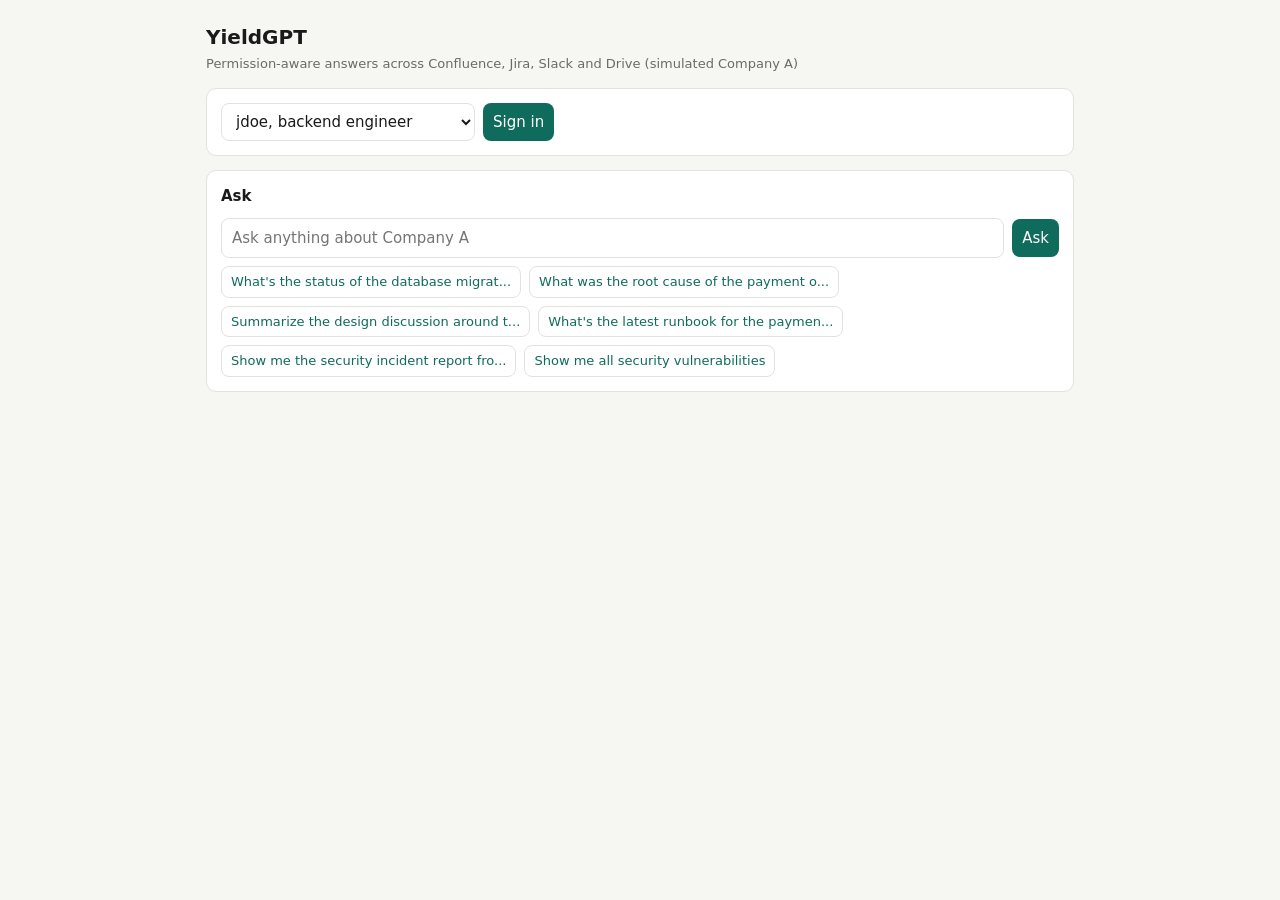
<file: app/static/index.html>
<!doctype html>
<html lang="en">
<head>
<meta charset="utf-8">
<meta name="viewport" content="width=device-width, initial-scale=1">
<title>YieldGPT</title>
<style>
  :root { --bg:#f6f6f3; --fg:#1a1a1a; --muted:#6a6a6a; --card:#fff; --line:#e2e2de; --accent:#0f6b5c;
          --warn:#a65400; --alert:#b3261e; --conf:#1d4ed8; --jira:#2563eb; --slack:#7c3aed; --gdrive:#15803d; }
  @media (prefers-color-scheme: dark) { :root { --bg:#131313; --fg:#ececec; --muted:#9a9a9a; --card:#1c1c1c; --line:#303030; } }
  * { box-sizing:border-box; }
  body { margin:0; font:15px/1.5 system-ui, sans-serif; background:var(--bg); color:var(--fg); }
  main { max-width:900px; margin:0 auto; padding:16px; }
  h1 { font-size:20px; margin:6px 0 2px; } h2 { font-size:15px; margin:0 0 10px; }
  .sub { color:var(--muted); font-size:13px; margin-bottom:14px; }
  .card { background:var(--card); border:1px solid var(--line); border-radius:10px; padding:14px; margin-bottom:14px; }
  input, select, button, textarea { font:inherit; padding:8px 10px; border-radius:8px; border:1px solid var(--line); background:var(--card); color:var(--fg); }
  button { background:var(--accent); color:#fff; border:none; cursor:pointer; }
  button.ghost { background:transparent; color:var(--accent); border:1px solid var(--line); font-size:13px; padding:5px 9px; }
  .row { display:flex; gap:8px; flex-wrap:wrap; align-items:center; }
  .grow { flex:1; min-width:220px; }
  .muted { color:var(--muted); font-size:13px; }
  .answer { white-space:pre-wrap; margin:12px 0 6px; }
  .cite { font-size:13px; margin:3px 0; }
  .badge { display:inline-block; font-size:11px; font-weight:600; color:#fff; border-radius:4px; padding:1px 6px; margin-right:6px; }
  .confluence { background:var(--conf); } .jira { background:var(--jira); } .slack { background:var(--slack); } .gdrive { background:var(--gdrive); }
  table { width:100%; border-collapse:collapse; font-size:12px; }
  td, th { text-align:left; padding:4px 6px; border-bottom:1px solid var(--line); vertical-align:top; }
  .warning { color:var(--warn); } .alert { color:var(--alert); font-weight:600; }
  .denied { color:var(--alert); } .allowed { color:var(--gdrive); }
  .hidden { display:none; }
  .story { border-top:1px solid var(--line); padding:8px 0; font-size:13px; }
  details summary { cursor:pointer; }
</style>
</head>
<body>
<main>
  <h1>YieldGPT</h1>
  <div class="sub">Permission-aware answers across Confluence, Jira, Slack and Drive (simulated Company A)</div>

  <div class="card">
    <div class="row">
      <select id="user">
        <option value="jdoe">jdoe, backend engineer</option>
        <option value="ravi">ravi, SRE / payments on-call</option>
        <option value="asha">asha, security engineer</option>
        <option value="kim">kim, external contractor</option>
        <option value="priya">priya, compliance officer</option>
        <option value="dana">dana, platform admin</option>
      </select>
      <button onclick="login()">Sign in</button>
      <span id="who" class="muted"></span>
    </div>
  </div>

  <div class="card">
    <h2>Ask</h2>
    <div class="row">
      <input id="q" class="grow" placeholder="Ask anything about Company A">
      <button onclick="ask()">Ask</button>
    </div>
    <div class="row" style="margin-top:8px" id="examples"></div>
    <div id="out"></div>
  </div>

  <div class="card hidden" id="simCard">
    <h2>Demo controls (simulate platform changes)</h2>
    <div class="row">
      <button class="ghost" onclick="sim('confluence_update','CONF-101','Step 5: If the certificate cannot be renewed within 10 minutes, fail over payment-service to the secondary card network gateway.', false)">Scenario 2: runbook updated, webhook MISSED</button>
      <button class="ghost" onclick="sim('slack_remove_member','db-migration','jdoe', false)">Scenario 4: remove jdoe from #db-migration, webhook MISSED</button>
      <button class="ghost" onclick="sim('confluence_restrict','CONF-102','user:asha', true)">Restrict ADR-17 to asha only</button>
      <button class="ghost" onclick="api('/api/sync/poll',{method:'POST'}).then(r=>note('Polled: '+JSON.stringify(r)))">Force poll now</button>
    </div>
    <div id="simOut" class="muted" style="margin-top:6px"></div>
  </div>

  <div class="card hidden" id="auditCard">
    <h2>Audit trail <span id="auditScope" class="muted"></span></h2>
    <div class="row" id="auditQueryRow">
      <input id="aq" class="grow" value="Show me everything user 'jdoe' accessed related to the 'payment-gateway' Confluence space in the last 30 days">
      <button onclick="auditQuery()">Query</button>
    </div>
    <div class="row" style="margin-top:8px">
      <button class="ghost" onclick="verify()">Verify hash chain</button>
      <button class="ghost" onclick="alerts()">Security alerts</button>
      <span id="chain" class="muted"></span>
    </div>
    <div id="auditOut" style="margin-top:8px"></div>
  </div>
</main>
<script>
const EX = [
  "What's the status of the database migration project and were there any blockers raised in Slack last week?",
  "What was the root cause of the payment outage last quarter, and what follow-up tickets were created?",
  "Summarize the design discussion around the new auth service from last sprint's Slack threads and link the Confluence decision doc",
  "What's the latest runbook for the payment-service incident?",
  "Show me the security incident report from the Q3 breach",
  "Show me all security vulnerabilities",
];
let token = null, me = null;
const $ = id => document.getElementById(id);
const esc = s => String(s ?? "").replace(/[&<>"]/g, c => ({ "&":"&amp;","<":"&lt;",">":"&gt;",'"':"&quot;" }[c]));
EX.forEach(q => { const b = document.createElement("button"); b.className = "ghost"; b.textContent = q.length > 42 ? q.slice(0, 40) + "..." : q; b.onclick = () => { $("q").value = q; ask(); }; $("examples").appendChild(b); });

async function api(path, opts = {}) {
  const r = await fetch(path, { ...opts, headers: { "Content-Type": "application/json", ...(token ? { Authorization: "Bearer " + token } : {}) } });
  const j = await r.json().catch(() => ({}));
  if (!r.ok) throw new Error(j.detail || r.status);
  return j;
}
function note(t) { $("simOut").textContent = t; }

async function login() {
  const j = await api("/api/login", { method: "POST", body: JSON.stringify({ username: $("user").value, password: "demo" }) });
  token = j.token; me = j.user;
  $("who").textContent = `${me.name}, ${me.title}`;
  $("out").innerHTML = "";
  $("simCard").classList.toggle("hidden", !me.rights.includes("admin"));
  const full = me.rights.includes("audit"), meta = me.rights.includes("audit_meta");
  $("auditCard").classList.toggle("hidden", !(full || meta));
  $("auditQueryRow").classList.toggle("hidden", !full);
  $("auditScope").textContent = full ? "full access (compliance)" : "metadata only: no questions, answers or document ids";
}

async function ask() {
  if (!token) { $("out").innerHTML = '<p class="muted">Sign in first.</p>'; return; }
  $("out").innerHTML = '<p class="muted">Thinking...</p>';
  try {
    const j = await api("/api/ask", { method: "POST", body: JSON.stringify({ question: $("q").value }) });
    const cites = j.citations.map(c => `<div class="cite"><span class="badge ${c.platform}">${c.platform}</span><b>${c.ref}</b> <a href="${esc(c.url)}" target="_blank">${esc(c.title)}</a> <span class="muted">updated ${esc(c.updated_iso)}</span></div>`).join("");
    const plan = j.plan ? `<div class="muted">searched: ${j.plan.platforms.join(", ")}${j.plan.window ? " | window: " + j.plan.window : ""} | query ${j.query_id}</div>` : "";
    $("out").innerHTML = `<div class="answer">${esc(j.answer)}</div>${cites}${plan}`;
  } catch (e) { $("out").textContent = "Error: " + e.message; }
}

async function sim(action, target, value, push) {
  try { await api("/api/sim", { method: "POST", body: JSON.stringify({ action, target, value, push }) });
        note(`Done: ${action} on ${target}${push ? "" : " (no webhook, index is now stale)"}. Sign in as the affected user and ask again.`); }
  catch (e) { note("Error: " + e.message); }
}

async function auditQuery() {
  const j = await api("/api/audit/query", { method: "POST", body: JSON.stringify({ question: $("aq").value }) });
  const head = `<div class="muted">parsed filters: ${esc(JSON.stringify(j.filters))} | ${j.results.length} matching queries</div>`;
  $("auditOut").innerHTML = head + j.results.map(s => `
    <div class="story">
      <b>${new Date(s.ts * 1000).toLocaleString()}</b> <b>${esc(s.actor)}</b> asked: "${esc(s.question)}"
      <div>matched: ${s.matched.map(m => `<span class="${m.decision}">${esc(m.doc_uid)} (${m.decision})</span>`).join(", ")}</div>
      <details><summary class="muted">all authorization decisions (${s.decisions.length})</summary>
        <table>${s.decisions.map(d => `<tr><td class="${d.decision}">${d.decision}</td><td>${esc(d.doc_uid)}</td><td>${esc(d.stage)}</td><td>${esc(d.reason)}</td></tr>`).join("")}</table>
      </details>
      <details><summary class="muted">answer returned</summary><div class="answer">${esc(s.answer)}</div></details>
    </div>`).join("");
}

async function verify() {
  const j = await api("/api/audit/verify");
  $("chain").textContent = j.ok ? `chain intact: ${j.rows} rows, ${j.anchors_checked} anchors checked` : `TAMPERING DETECTED: ${j.problem} at id ${j.at_id}`;
}

async function alerts() {
  const j = await api("/api/audit/events?severity=alert&limit=30").catch(e => ({ events: [], error: e.message }));
  $("auditOut").innerHTML = `<table><tr><th>time</th><th>actor</th><th>event</th><th>detail</th></tr>${j.events.map(e =>
    `<tr class="alert"><td>${new Date(e.ts * 1000).toLocaleTimeString()}</td><td>${esc(e.actor)}</td><td>${esc(e.event)}</td><td>${esc(e.doc_uid)} ${esc(JSON.stringify(e.detail))}</td></tr>`).join("")}</table>` || "none";
}
</script>
</body>
</html>
</file>
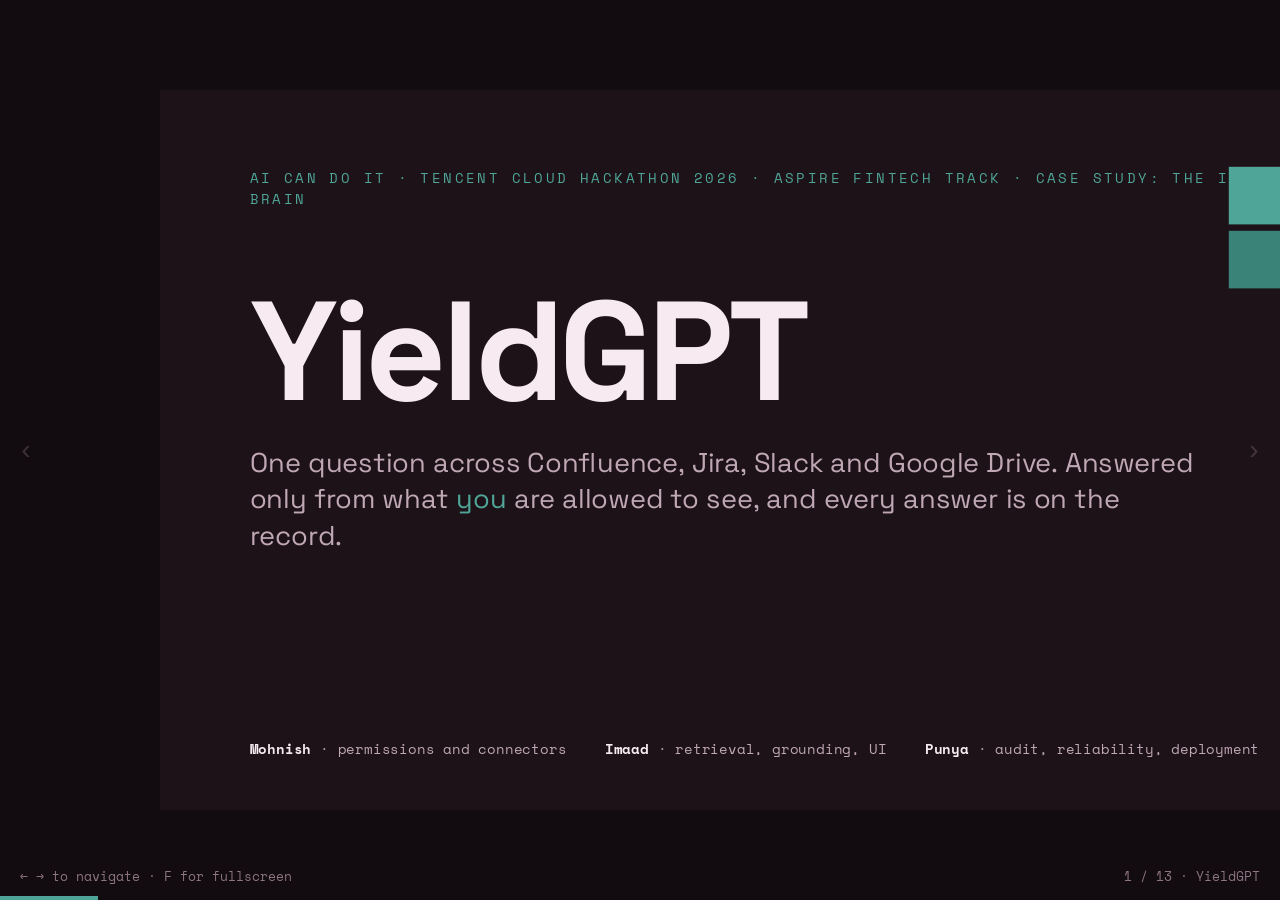
<file: internal-brain/docs/deck/index.html>
<!doctype html>
<html lang="en">
<head>
<meta charset="utf-8">
<meta name="viewport" content="width=device-width, initial-scale=1">
<title>YieldGPT · Pitch</title>
<link rel="preconnect" href="https://fonts.googleapis.com">
<link rel="preconnect" href="https://fonts.gstatic.com" crossorigin>
<link href="https://fonts.googleapis.com/css2?family=Space+Grotesk:wght@400;500;700&family=Space+Mono:wght@400;700&display=swap" rel="stylesheet">
<style>
:root {
  --plum: #1d1218; --plum-2: #2a1922; --plum-3: #3a2430; --line: #533646;
  --ink: #f7ebf1; --muted: #bfa8b4; --dim: #8d7581;
  --teal: #4fa597; --teal-2: #2f6a62; --amber: #e8a33d;
  --paper: #f5e8ee; --paper-2: #ead6df; --ink-dark: #1d1218; --muted-dark: #6b4f5d;
  --s1: 8px; --s2: 16px; --s3: 24px; --s4: 32px; --s5: 48px; --s6: 64px; --s7: 96px;
  --display: "Space Grotesk", "Avenir Next", "Segoe UI", sans-serif;
  --mono: "Space Mono", "SFMono-Regular", Menlo, Consolas, monospace;
  --ease: cubic-bezier(.2,.7,.2,1);
}
* { box-sizing: border-box; margin: 0; padding: 0; }
html, body { height: 100%; background: #120b0f; overflow: hidden; }
body { font-family: var(--display); color: var(--ink); -webkit-font-smoothing: antialiased; }

/* stage: a fixed 1600x900 canvas scaled to fit */
#viewport { position: fixed; inset: 0; display: grid; place-items: center; }
#stage { width: 1600px; height: 900px; position: relative; transform-origin: center center; }
.slide { position: absolute; inset: 0; padding: var(--s7) 112px var(--s6); background: var(--plum);
  opacity: 0; visibility: hidden; transition: opacity .45s var(--ease), visibility 0s linear .45s; overflow: hidden; }
.slide.active { opacity: 1; visibility: visible; transition: opacity .45s var(--ease); }
.slide.light { background: var(--paper); color: var(--ink-dark); }

/* type */
.kicker { font-family: var(--mono); font-size: 18px; letter-spacing: .18em; text-transform: uppercase; color: var(--teal); }
.light .kicker { color: #7a3555; }
h1.hero { font-size: 176px; line-height: .95; font-weight: 700; letter-spacing: -.035em; margin-top: var(--s7); }
h2 { font-size: 58px; line-height: 1.06; font-weight: 700; letter-spacing: -.02em; margin-top: var(--s3); max-width: 1376px; }
.lede { font-size: 34px; line-height: 1.35; color: var(--muted); max-width: 1180px; margin-top: var(--s4); }
.light .lede { color: var(--muted-dark); }
.foot { position: absolute; left: 112px; right: 112px; bottom: var(--s5); font-family: var(--mono); font-size: 16px; color: var(--dim); line-height: 1.5; }
.light .foot { color: var(--muted-dark); }
em.t { font-style: normal; color: var(--teal); }
em.a { font-style: normal; color: var(--amber); }
.mono { font-family: var(--mono); }

/* reveal on slide entry */
.rv { opacity: 0; transform: translateY(18px); }
.active .rv { animation: rise .7s var(--ease) both; animation-delay: calc(var(--i, 0) * 90ms + 120ms); }
@keyframes rise { to { opacity: 1; transform: none; } }

/* chrome */
#progress { position: fixed; left: 0; bottom: 0; height: 4px; background: var(--teal); transition: width .4s var(--ease); z-index: 5; }
#counter { position: fixed; right: 20px; bottom: 14px; font-family: var(--mono); font-size: 13px; color: var(--dim); z-index: 5; }
#hint { position: fixed; left: 20px; bottom: 14px; font-family: var(--mono); font-size: 13px; color: var(--dim); z-index: 5; transition: opacity .6s; }
.navbtn { position: fixed; top: 50%; transform: translateY(-50%); width: 44px; height: 88px; border: 0; background: transparent;
  color: var(--dim); font-size: 28px; cursor: pointer; z-index: 5; opacity: .35; transition: opacity .2s; }
.navbtn:hover, .navbtn:focus-visible { opacity: 1; outline: none; color: var(--ink); }
#prev { left: 4px; } #next { right: 4px; }

/* 1 · title */
.mark { position: absolute; top: var(--s7); right: 112px; display: grid; grid-template-columns: repeat(2, 72px); gap: 8px; }
.mark i { display: block; width: 72px; height: 72px; background: var(--teal); opacity: 0; transform: scale(.4) rotate(-12deg); }
.mark i:nth-child(2) { background: var(--teal-2); } .mark i:nth-child(3) { background: #3a8378; } .mark i:nth-child(4) { background: var(--amber); }
.active .mark i { animation: pop .6s var(--ease) both; }
.active .mark i:nth-child(2) { animation-delay: .12s; } .active .mark i:nth-child(3) { animation-delay: .24s; } .active .mark i:nth-child(4) { animation-delay: .36s; }
@keyframes pop { to { opacity: 1; transform: none; } }
.team { position: absolute; left: 112px; bottom: var(--s6); display: flex; gap: var(--s5); font-family: var(--mono); font-size: 18px; color: var(--muted); }
.team b { color: var(--ink); font-weight: 700; }

/* 2 · problem */
.platforms { display: grid; grid-template-columns: repeat(4, 1fr); gap: var(--s3); margin-top: var(--s5); perspective: 1200px; }
.pcard { border: 1px solid var(--line); background: var(--plum-2); padding: var(--s4); min-height: 280px;
  transform-style: preserve-3d; transition: transform .35s var(--ease), border-color .35s; }
.pcard:hover { transform: rotateX(6deg) rotateY(-8deg) translateZ(20px); border-color: var(--teal); }
.pcard h3 { font-size: 32px; font-weight: 700; }
.pcard .glyph { font-family: var(--mono); font-size: 18px; color: var(--teal); margin-bottom: var(--s3); display: block; }
.pcard ul { list-style: none; margin-top: var(--s3); }
.pcard li { font-size: 22px; color: var(--muted); padding: 10px 0; border-top: 1px solid var(--line); }
.callout { margin-top: var(--s4); font-size: 28px; line-height: 1.4; max-width: 1300px; padding-left: var(--s3); border-left: 4px solid var(--amber); color: var(--ink); }

/* 3 · what it does */
.steps { display: grid; grid-template-columns: repeat(3, 1fr); gap: var(--s5); margin-top: var(--s6); }
.step .n { font-family: var(--mono); font-size: 20px; color: #7a3555; }
.step h3 { font-size: 36px; margin-top: var(--s2); line-height: 1.1; }
.step p { font-size: 24px; line-height: 1.45; color: var(--muted-dark); margin-top: var(--s2); }
.example { margin-top: var(--s6); background: var(--ink-dark); color: var(--ink); padding: var(--s4); font-size: 24px; line-height: 1.5; display: flex; gap: var(--s4); align-items: center; }
.example .tag { font-family: var(--mono); font-size: 15px; letter-spacing: .14em; color: var(--teal); white-space: nowrap; }

/* 4 · pipeline */
#pipe { display: block; margin-top: var(--s4); }
.legend { display: flex; gap: var(--s4); font-family: var(--mono); font-size: 16px; color: var(--muted); margin-top: var(--s2); }
.legend span::before { content: ""; display: inline-block; width: 12px; height: 12px; border-radius: 50%; margin-right: 8px; vertical-align: -1px; background: var(--c); }
.legend .hollow::before { background: transparent; border: 2px solid var(--amber); }

/* 5 · architecture (3D stack) */
.arch { display: grid; grid-template-columns: 1.1fr 1fr; gap: var(--s6); margin-top: var(--s2); align-items: center; }
.stack3d { height: 600px; perspective: 1600px; display: grid; place-items: center; padding-top: 80px; }
.stack3d .rig { position: relative; width: 440px; height: 250px; transform-style: preserve-3d; transform: rotateX(58deg) rotateZ(-38deg); }
.active .stack3d .rig { animation: drift 14s ease-in-out infinite alternate; }
@keyframes drift { from { transform: rotateX(58deg) rotateZ(-38deg); } to { transform: rotateX(54deg) rotateZ(-28deg); } }
.plane { position: absolute; inset: 0; border: 2px solid; display: flex; align-items: flex-end; justify-content: flex-start; padding: 18px 22px;
  font-family: var(--mono); font-size: 18px; letter-spacing: .08em; text-transform: uppercase; transform: translateZ(calc(var(--z) * 1px)); }
.plane.l0 { --z: 0; border-color: var(--line); background: rgba(83,54,70,.35); color: var(--muted); }
.plane.l1 { --z: 70; border-color: var(--teal-2); background: rgba(47,106,98,.35); color: #9fd3c9; }
.plane.l2 { --z: 140; border-color: var(--teal); background: rgba(79,165,151,.28); color: var(--ink); }
.plane.l3 { --z: 230; border: 2px dashed var(--amber); background: rgba(232,163,61,.10); color: var(--amber); }
.active .plane { animation: settle .9s var(--ease) both; }
.active .plane.l1 { animation-delay: .15s; } .active .plane.l2 { animation-delay: .3s; } .active .plane.l3 { animation-delay: .5s; }
@keyframes settle { from { opacity: 0; transform: translateZ(calc(var(--z) * 1px + 140px)); } to { opacity: 1; transform: translateZ(calc(var(--z) * 1px)); } }
.zones { list-style: none; }
.zones li { padding: var(--s3) 0; border-top: 1px solid var(--line); font-size: 24px; line-height: 1.4; color: var(--muted); }
.zones b { display: block; font-family: var(--mono); font-size: 16px; letter-spacing: .12em; text-transform: uppercase; margin-bottom: 6px; }
.zones .z3 b { color: var(--amber); } .zones .z2 b { color: var(--teal); } .zones .z1 b { color: #9fd3c9; } .zones .z0 b { color: var(--muted); }

/* 6 · model */
.split { display: grid; grid-template-columns: 1fr 1fr; gap: var(--s7); margin-top: var(--s6); }
.big { font-size: 56px; font-weight: 700; line-height: 1.08; letter-spacing: -.015em; }
.rules { list-style: none; counter-reset: r; }
.rules li { counter-increment: r; font-size: 26px; line-height: 1.4; padding: var(--s3) 0 var(--s3) 64px; border-top: 1px solid var(--paper-2); position: relative; }
.rules li::before { content: "0" counter(r); position: absolute; left: 0; top: var(--s3); font-family: var(--mono); font-size: 18px; color: #7a3555; }

/* 7 · audit chain */
#chain { display: block; margin-top: var(--s4); }
.facts3 { display: grid; grid-template-columns: repeat(3, 1fr); gap: var(--s4); margin-top: var(--s4); }
.fact h3 { font-size: 26px; color: var(--teal); }
.fact p { font-size: 21px; line-height: 1.45; color: var(--muted); margin-top: var(--s1); }

/* 8 · live proof */
.counters { display: grid; grid-template-columns: repeat(3, 1fr); gap: var(--s5); margin-top: var(--s5); }
.ctr { border-top: 3px solid var(--teal); padding-top: var(--s3); }
.ctr:nth-child(2) { border-color: #9fd3c9; } .ctr:nth-child(3) { border-color: var(--amber); }
.ctr .num { font-size: 132px; font-weight: 700; letter-spacing: -.04em; line-height: 1; color: var(--teal); font-variant-numeric: tabular-nums; }
.ctr:nth-child(2) .num { color: #9fd3c9; } .ctr:nth-child(3) .num { color: var(--amber); }
.ctr p { font-size: 22px; line-height: 1.4; color: var(--muted); margin-top: var(--s2); }
.timing { display: grid; grid-template-columns: repeat(2, 1fr); gap: var(--s3); margin-top: var(--s5); }
.tcell { background: var(--plum-2); border: 1px solid var(--line); padding: var(--s3); font-size: 22px; line-height: 1.45; }
.tcell .mono { color: var(--teal); }

/* 9 / 10 · bars */
.bars { margin-top: var(--s5); display: grid; gap: var(--s3); }
.bar { display: grid; grid-template-columns: 430px 1fr 260px; gap: var(--s3); align-items: center; font-size: 22px; }
.bar .lbl { color: var(--muted-dark); }
.track { height: 30px; background: var(--paper-2); position: relative; }
.fill { position: absolute; inset: 0 auto 0 0; width: 0; background: #7a3555; transition: width 1.1s var(--ease); }
.fill.good { background: #2f6a62; }
.target { position: absolute; top: -6px; bottom: -6px; width: 3px; background: var(--ink-dark); }
.val { font-family: var(--mono); font-size: 20px; }
.val small { display: block; font-size: 15px; color: var(--muted-dark); }
.cmp { display: grid; grid-template-columns: repeat(4, 1fr); gap: var(--s4); margin-top: var(--s6); }
.cmp .cell h3 { font-size: 22px; color: var(--muted-dark); font-weight: 500; }
.cmp .cell .from { font-family: var(--mono); font-size: 26px; color: var(--muted-dark); margin-top: var(--s2); text-decoration: line-through; text-decoration-color: rgba(107,79,93,.5); }
.cmp .cell .to { font-size: 88px; font-weight: 700; letter-spacing: -.03em; color: #2f6a62; line-height: 1; margin-top: var(--s1); }

/* 11 · tencent */
.cards3 { display: grid; grid-template-columns: repeat(3, 1fr); gap: var(--s4); margin-top: var(--s6); }
.tcard { border: 1px solid var(--line); padding: var(--s4); background: var(--plum-2); }
.pill { display: inline-block; font-family: var(--mono); font-size: 14px; letter-spacing: .12em; padding: 6px 12px; border: 1px solid; }
.pill.ok { color: var(--teal); border-color: var(--teal); } .pill.wait { color: var(--amber); border-color: var(--amber); }
.tcard h3 { font-size: 32px; margin-top: var(--s3); }
.tcard p { font-size: 22px; line-height: 1.45; color: var(--muted); margin-top: var(--s2); }

/* 12 · status */
.cols { display: grid; grid-template-columns: 1fr 1fr; gap: var(--s6); margin-top: var(--s5); }
.cols h3 { font-family: var(--mono); font-size: 18px; letter-spacing: .14em; text-transform: uppercase; padding-bottom: var(--s2); border-bottom: 3px solid #2f6a62; }
.cols .pend h3 { border-color: var(--amber); }
.cols ul { list-style: none; }
.cols li { font-size: 24px; line-height: 1.4; padding: 14px 0; border-bottom: 1px solid var(--paper-2); }
.cols li small { display: block; font-family: var(--mono); font-size: 15px; color: var(--muted-dark); margin-top: 4px; }

/* 13 · close */
.close-lines { margin-top: var(--s7); font-size: 104px; font-weight: 700; line-height: 1.02; letter-spacing: -.03em; }
.close-lines span { display: block; }
.close-lines span:nth-child(2) { color: var(--teal); } .close-lines span:nth-child(3) { color: var(--amber); }

@page { size: 1600px 900px; margin: 0; }
@media print {
  html, body { overflow: visible; height: auto; background: none; }
  #viewport { position: static; display: block; }
  #stage { transform: none !important; width: 1600px; height: auto; }
  .slide { position: relative; opacity: 1 !important; visibility: visible !important; width: 1600px; height: 900px;
    page-break-after: always; break-after: page; -webkit-print-color-adjust: exact; print-color-adjust: exact; }
  .rv, .mark i, .plane { animation: none !important; opacity: 1 !important; transform: none; }
  .plane { transform: translateZ(calc(var(--z) * 1px)) !important; }
  .active .stack3d .rig { animation: none; }
  .fill { transition: none; width: var(--w) !important; }
  #progress, #counter, #hint, .navbtn { display: none; }
}
@media (prefers-reduced-motion: reduce) {
  .rv, .mark i, .plane { animation: none !important; opacity: 1 !important; transform: none; }
  .active .stack3d .rig { animation: none; }
  .fill { transition: none; }
}
</style>
</head>
<body>
<div id="viewport"><div id="stage">

<!-- 1 -->
<section class="slide" data-title="YieldGPT">
  <div class="kicker rv">AI CAN DO IT · Tencent Cloud Hackathon 2026 · Aspire FinTech track · Case study: The Internal Brain</div>
  <div class="mark" aria-hidden="true"><i></i><i></i><i></i><i></i></div>
  <h1 class="hero rv" style="--i:1">YieldGPT</h1>
  <p class="lede rv" style="--i:2">One question across Confluence, Jira, Slack and Google Drive. Answered only from what <em class="t">you</em> are allowed to see, and every answer is on the record.</p>
  <div class="team rv" style="--i:3"><span><b>Mohnish</b> · permissions and connectors</span><span><b>Imaad</b> · retrieval, grounding, UI</span><span><b>Punya</b> · audit, reliability, deployment</span></div>
</section>

<!-- 2 -->
<section class="slide" data-title="The problem">
  <div class="kicker rv">The problem</div>
  <h2 class="rv" style="--i:1">Company knowledge lives on four platforms, each with its own permission rules</h2>
  <div class="platforms">
    <div class="pcard rv" style="--i:2"><span class="glyph">C /</span><h3>Confluence</h3><ul><li>Space permissions</li><li>Page restrictions</li><li>Inherited from parent pages</li></ul></div>
    <div class="pcard rv" style="--i:3"><span class="glyph">J /</span><h3>Jira</h3><ul><li>Project roles</li><li>Issue security levels</li><li>Inside one project</li></ul></div>
    <div class="pcard rv" style="--i:4"><span class="glyph"># /</span><h3>Slack</h3><ul><li>Public and private channels</li><li>Direct messages</li><li>Several workspaces</li></ul></div>
    <div class="pcard rv" style="--i:5"><span class="glyph">△ /</span><h3>Drive</h3><ul><li>Shared and personal drives</li><li>Folder inheritance</li><li>Link and external shares</li></ul></div>
  </div>
  <p class="callout rv" style="--i:6">An assistant that copies everything into one index can show people what they were never allowed to open, and nobody can prove afterwards who saw what.</p>
</section>

<!-- 3 -->
<section class="slide light" data-title="What YieldGPT does">
  <div class="kicker rv">What YieldGPT does</div>
  <h2 class="rv" style="--i:1">Ask once. Get a cited answer built only from sources you may open right now.</h2>
  <div class="steps">
    <div class="step rv" style="--i:2"><div class="n">01</div><h3>Plain-language question</h3><p>Across all four platforms at once, routed by a planner to the right sources and time window.</p></div>
    <div class="step rv" style="--i:3"><div class="n">02</div><h3>Each platform decides</h3><p>Every source is checked live with Confluence, Jira, Slack or Drive itself, as that person. No copied access lists.</p></div>
    <div class="step rv" style="--i:4"><div class="n">03</div><h3>Everything on the record</h3><p>The question, every allow or deny, what the model saw and what was released: hash-chained and checkpointed.</p></div>
  </div>
  <div class="example rv" style="--i:5"><span class="tag">LIVE EXAMPLE</span><span>Jira issue PAY-4 sits under an issue security level. Ravi can browse the PAY project and is still denied; Asha, in the security group, gets it. Jira made that call, not us.</span></div>
</section>

<!-- 4 -->
<section class="slide" data-title="How it works">
  <div class="kicker rv">How it works</div>
  <h2 class="rv" style="--i:1">One question, six permission checks</h2>
  <canvas id="pipe" width="1376" height="470" class="rv" style="--i:2" aria-label="Animation: candidate documents pass through checks A to F; denied ones drop out before the answer"></canvas>
  <div class="legend rv" style="--i:3"><span style="--c: var(--teal)">allowed, still in play</span><span class="hollow">denied: dropped, recorded, never shown</span></div>
  <div class="foot">One audit row per decision. A denied document looks exactly like one that never existed.</div>
</section>

<!-- 5 -->
<section class="slide" data-title="Architecture">
  <div class="kicker rv">Architecture</div>
  <h2 class="rv" style="--i:1">Four trust boundaries, one direction of trust</h2>
  <div class="arch">
    <div class="stack3d rv" style="--i:2" aria-hidden="true"><div class="rig">
      <div class="plane l0">Write-once checkpoints</div>
      <div class="plane l1">Confluence · Jira · Slack · Drive</div>
      <div class="plane l2">YieldGPT server</div>
      <div class="plane l3">Language model</div>
    </div></div>
    <ul class="zones">
      <li class="z3 rv" style="--i:3"><b>Untrusted</b>The language model. Its output is a proposal, never a decision.</li>
      <li class="z2 rv" style="--i:4"><b>Trusted</b>The YieldGPT server runs every check and writes the audit.</li>
      <li class="z1 rv" style="--i:5"><b>Source of truth</b>The platforms themselves decide every permission.</li>
      <li class="z0 rv" style="--i:6"><b>Independent</b>Write-once checkpoint stores the app cannot rewrite.</li>
    </ul>
  </div>
</section>

<!-- 6 -->
<section class="slide light" data-title="The model">
  <div class="kicker rv">The model</div>
  <div class="split">
    <p class="big rv" style="--i:1">The language model is treated as <span style="color:#7a3555">untrusted</span>.</p>
    <ul class="rules">
      <li class="rv" style="--i:2">It only ever sees passages that already passed checks A to C.</li>
      <li class="rv" style="--i:3">It holds no credentials and calls no tools.</li>
      <li class="rv" style="--i:4">Unsupported claims are dropped; citations may only point at sources it was given.</li>
      <li class="rv" style="--i:5">Injected instructions in a question are blocked; poisoned passages are quarantined.</li>
    </ul>
  </div>
  <div class="foot">Proof of concept model: Google Gemini (free tier) through the OpenAI-compatible API that Tencent Hunyuan also offers. Every sentence it writes is checked against its sources; the exact cited passages always follow.</div>
</section>

<!-- 7 -->
<section class="slide" data-title="Audit">
  <div class="kicker rv">Audit and compliance</div>
  <h2 class="rv" style="--i:1">Every answer is on the record before it leaves</h2>
  <canvas id="chain" width="1376" height="230" class="rv" style="--i:2" aria-label="Animation: a hash chain of audit rows; altering one row breaks every link after it"></canvas>
  <div class="facts3">
    <div class="fact rv" style="--i:3"><h3>Hash-chained log</h3><p>Each row hashes the one before. Edits, deletions, truncation and a full recompute are all detected. Question and answer text is encrypted at rest.</p></div>
    <div class="fact rv" style="--i:4"><h3>No checkpoint, no answer</h3><p>The answer is held until its audit rows are checkpointed. If checkpointing fails, the user gets a refusal, never an unrecorded answer.</p></div>
    <div class="fact rv" style="--i:5"><h3>Two write-once anchors</h3><p>S3 Object Lock in compliance mode, written to two stores. A forged anchor disagrees with the other and verification fails.</p></div>
  </div>
</section>

<!-- 8 -->
<section class="slide" data-title="Proof · live">
  <div class="kicker rv">Proof · live</div>
  <h2 class="rv" style="--i:1">Verified on a real Atlassian Cloud site</h2>
  <div class="counters">
    <div class="ctr rv" style="--i:2"><div class="num" data-count="84" data-of="84">0/84</div><p>permission decisions matched Atlassian: every persona against every seeded page and issue</p></div>
    <div class="ctr rv" style="--i:3"><div class="num" data-count="14" data-of="14">0/14</div><p>brief scenarios passed as each persona: unified query, negative cases, audit inquiry</p></div>
    <div class="ctr rv" style="--i:4"><div class="num" data-count="21" data-of="21">0/21</div><p>lifecycle steps through the real pipeline: create, edit, revoke, delete, inherited restriction, status and comment</p></div>
  </div>
  <div class="timing">
    <div class="tcell rv" style="--i:5">Revoked user denied on the <b>very next query</b>, no reindex: <span class="mono">0.27 s</span> Confluence, <span class="mono">0.18 s</span> Jira. Denial held <span class="mono">3.2 s</span> / <span class="mono">3.0 s</span> after Atlassian confirmed, never re-allowed.</div>
    <div class="tcell rv" style="--i:6">A denial looks identical to a document that never existed. A child page inherits its parent's restriction. Deleted objects are not served on the next query. Issue security levels enforced by Jira itself.</div>
  </div>
  <div class="foot">Live runs, 13 to 14 Oct 2026 · Atlassian Cloud Standard trial · four teammates as personas · single dated runs, not throughput · Slack and Drive simulated in these runs</div>
</section>

<!-- 9 -->
<section class="slide light" data-title="Proof · under load">
  <div class="kicker rv">Proof · under load</div>
  <h2 class="rv" style="--i:1">25 users for 5 minutes: zero leaks, zero audit gaps</h2>
  <div class="bars">
    <div class="bar rv" style="--i:2"><span class="lbl">Answers under 25-user load</span><div class="track"><div class="fill good" data-w="100" style="--w:100%"></div><div class="target" style="left:99%"></div></div><span class="val">19,223 / 19,223<small>target 99% or more</small></span></div>
    <div class="bar rv" style="--i:3"><span class="lbl">Permission leaks · audit gaps</span><div class="track"><div class="fill good" data-w="0" style="--w:0%"></div></div><span class="val">0 · 0<small>target 0 · 0</small></span></div>
    <div class="bar rv" style="--i:4"><span class="lbl">Throughput</span><div class="track"><div class="fill good" data-w="100" style="--w:100%"></div><div class="target" style="left:7.8%"></div></div><span class="val">63.9 answers/s<small>target 5 answers/s</small></span></div>
    <div class="bar rv" style="--i:5"><span class="lbl">End to end p95, model excluded</span><div class="track"><div class="fill" data-w="0.64" style="--w:0.64%"></div><div class="target" style="left:100%"></div></div><span class="val">51 ms<small>target 8 s</small></span></div>
    <div class="bar rv" style="--i:6"><span class="lbl">Audit search, 100,005 events, p95</span><div class="track"><div class="fill" data-w="47.5" style="--w:47.5%"></div><div class="target" style="left:100%"></div></div><span class="val">950 ms<small>target 2 s</small></span></div>
    <div class="bar rv" style="--i:7"><span class="lbl">Retrieval p95, 19,700 objects</span><div class="track"><div class="fill" data-w="52.4" style="--w:52.4%"></div><div class="target" style="left:100%"></div></div><span class="val">262 ms<small>target 500 ms</small></span></div>
  </div>
  <div class="foot">10 to 12 Oct 2026 · Apple Silicon laptops · fixture data and stub model; search and retrieval synthetic · end to end includes write-once checkpoints (MinIO) · real-model time not included · bars against target</div>
</section>

<!-- 10 -->
<section class="slide light" data-title="Proof · answer quality">
  <div class="kicker rv">Proof · answer quality</div>
  <h2 class="rv" style="--i:1">Same questions, original pipeline vs YieldGPT</h2>
  <div class="cmp">
    <div class="cell rv" style="--i:2"><h3>Questions passing</h3><div class="from">50/65</div><div class="to">65/65</div></div>
    <div class="cell rv" style="--i:3"><h3>Required-source recall</h3><div class="from">85.7%</div><div class="to">100%</div></div>
    <div class="cell rv" style="--i:4"><h3>Grounding cases</h3><div class="from">15/28</div><div class="to">28/28</div></div>
    <div class="cell rv" style="--i:5"><h3>False accepts</h3><div class="from">13</div><div class="to">0</div></div>
  </div>
  <p class="lede rv" style="--i:6">With a real model in the loop (live run, 15 Oct): 71/78 cases, 0 unauthorized citations, 10/10 attacks resisted. 460+ automated tests run on every pull request.</p>
  <div class="foot">Fixture data · offline comparison on identical cases · human scoring of the 160-question bank is still in progress</div>
</section>

<!-- 11 -->
<section class="slide" data-title="Tencent ecosystem">
  <div class="kicker rv">Tencent ecosystem</div>
  <h2 class="rv" style="--i:1">YieldGPT inside the tools Tencent teams already use</h2>
  <div class="cards3">
    <div class="tcard rv" style="--i:2"><span class="pill ok">WORKING</span><h3>CodeBuddy and WorkBuddy</h3><p>An MCP connector lets the CodeBuddy agent call YieldGPT and open citations. Identity comes from config, so every check still applies.</p></div>
    <div class="tcard rv" style="--i:3"><span class="pill ok">DROP-IN READY</span><h3>Tencent Hunyuan</h3><p>Our model layer speaks the OpenAI-compatible API that Hunyuan offers. The proof of concept runs on free Gemini; moving to Hunyuan is a change of URL, model name and key, no code.</p></div>
    <div class="tcard rv" style="--i:4"><span class="pill wait">IN PROGRESS</span><h3>Tencent Cloud</h3><p>Docker deployment with secrets from the environment only, and a public demo URL. Tencent COS is a natural second checkpoint anchor.</p></div>
  </div>
</section>

<!-- 12 -->
<section class="slide light" data-title="Honest status">
  <div class="kicker rv">Honest status</div>
  <h2 class="rv" style="--i:1">What is live, and what is still pending</h2>
  <div class="cols">
    <div class="rv" style="--i:2"><h3>Live and verified</h3><ul>
      <li>Confluence and Jira on a real Atlassian site<small>84/84 decisions · 14/14 scenarios · 21/21 lifecycle</small></li>
      <li>Write-once checkpoints on two stores<small>S3 Object Lock, compliance mode</small></li>
      <li>YieldGPT inside CodeBuddy</li>
      <li>Real model answers, every sentence checked<small>Gemini free tier · 71/78 · 0 unauthorized citations</small></li>
      <li>Full test suite in CI on every pull request</li></ul></div>
    <div class="pend rv" style="--i:3"><h3>Pending</h3><ul>
      <li>Hunyuan benchmarked on our evaluation<small>proof of concept runs on free Gemini (71/78, 0 leaks)</small></li>
      <li>Live Slack workspaces and live Google Drive</li>
      <li>Public URL on Tencent Cloud</li>
      <li>Two-reviewer human scoring</li></ul></div>
  </div>
  <div class="foot">Every number in this deck carries a date and a label: live, fixture or synthetic.</div>
</section>

<!-- 13 -->
<section class="slide" data-title="Close">
  <div class="mark" aria-hidden="true"><i></i><i></i><i></i><i></i></div>
  <div class="kicker rv">YieldGPT</div>
  <p class="close-lines"><span class="rv" style="--i:1">Ask once.</span><span class="rv" style="--i:2">See only what you may.</span><span class="rv" style="--i:3">Prove it afterwards.</span></p>
  <div class="team rv" style="--i:4"><span>github.com/Imaad001M/Tencent---YieldGPT</span><span>Mohnish · Imaad · Punya</span></div>
</section>

</div></div>
<div id="progress"></div>
<button class="navbtn" id="prev" aria-label="Previous slide">‹</button>
<button class="navbtn" id="next" aria-label="Next slide">›</button>
<div id="hint">← → to navigate · F for fullscreen</div>
<div id="counter"></div>

<script>
(() => {
  const slides = [...document.querySelectorAll('.slide')];
  const stage = document.getElementById('stage');
  const reduce = matchMedia('(prefers-reduced-motion: reduce)').matches;
  let cur = 0;

  function fit() {
    const s = Math.min(innerWidth / 1600, innerHeight / 900);
    stage.style.transform = `scale(${s})`;
  }
  addEventListener('resize', fit); fit();

  function go(n) {
    n = Math.max(0, Math.min(slides.length - 1, n));
    slides[cur].classList.remove('active');
    cur = n;
    const s = slides[cur];
    void s.offsetWidth;                      // restart entry animations
    s.classList.add('active');
    document.getElementById('progress').style.width = `${(cur + 1) / slides.length * 100}%`;
    document.getElementById('counter').textContent = `${cur + 1} / ${slides.length} · ${s.dataset.title}`;
    history.replaceState(null, '', `#${cur + 1}`);
    onEnter(s);
  }

  // ---- per-slide effects
  function onEnter(s) {
    s.querySelectorAll('[data-count]').forEach(el => countUp(el));
    s.querySelectorAll('.fill').forEach(el => { el.style.width = '0'; setTimeout(() => el.style.width = el.dataset.w + '%', 500); });
    if (s.querySelector('#pipe')) pipe.start(); else pipe.stop();
    if (s.querySelector('#chain')) chain.start(); else chain.stop();
  }
  function countUp(el) {
    const end = +el.dataset.count, of = el.dataset.of, t0 = performance.now(), dur = reduce ? 0 : 1400;
    const tick = now => {
      const p = dur ? Math.min(1, (now - t0 - 300) / dur) : 1;
      const v = Math.round(end * (1 - Math.pow(1 - Math.max(0, p), 3)));
      el.textContent = `${v}/${of}`;
      if (p < 1) requestAnimationFrame(tick);
    };
    requestAnimationFrame(tick);
  }
  const css = v => getComputedStyle(document.documentElement).getPropertyValue(v).trim();

  // ---- slide 4: documents flowing through checks A to F
  const pipe = (() => {
    const c = document.getElementById('pipe'), g = c.getContext('2d');
    const W = c.width, H = c.height, laneY = 210, x0 = 70, x1 = W - 150;
    const gates = [
      ['A', 'Index prefilter', 'can only remove, never allow'],
      ['B', 'Before reading', 'live check as this user'],
      ['C', 'After reading', 'check again, version must match'],
      ['D', 'Before release', 'every cited source re-checked'],
      ['E', 'Revoked?', 'rebuild once, else withhold'],
      ['F', 'Citation preview', 'fresh check, fingerprint match'],
    ];
    const gx = i => x0 + 150 + i * ((x1 - x0 - 200) / (gates.length - 1));
    let docs = [], raf = 0, last = 0, spawn = 0, running = false;
    const plats = () => [css('--teal'), '#9fd3c9', '#e7cfd9', '#6fbfb1'];
    function newDoc() {
      // each document fails at most one gate (or none) so the funnel narrows visibly
      const r = Math.random(), failAt = r < .30 ? 0 : r < .45 ? 1 : r < .55 ? 2 : r < .62 ? 3 : -1;
      return { x: x0 - 20, y: laneY + (Math.random() - .5) * 70, vy: 0, col: plats()[Math.floor(Math.random() * 4)], failAt, out: false, a: 1 };
    }
    function draw(dt) {
      g.fillStyle = css('--plum'); g.fillRect(0, 0, W, H);
      g.strokeStyle = css('--line'); g.lineWidth = 2;
      g.beginPath(); g.moveTo(x0, laneY - 60); g.lineTo(x1, laneY - 60); g.moveTo(x0, laneY + 60); g.lineTo(x1, laneY + 60); g.stroke();
      gates.forEach(([k, a, b], i) => {
        const x = gx(i);
        g.fillStyle = css('--plum-3'); g.fillRect(x - 3, laneY - 78, 6, 156);
        g.fillStyle = css('--teal'); g.font = '700 30px "Space Grotesk", sans-serif'; g.textAlign = 'center';
        g.fillText(k, x, laneY - 96);
        g.fillStyle = css('--ink'); g.font = '500 18px "Space Grotesk", sans-serif'; g.fillText(a, x, laneY + 112);
        g.fillStyle = css('--muted'); g.font = '14px "Space Mono", monospace'; wrap(b, x, laneY + 138, 170);
      });
      g.fillStyle = css('--amber'); g.font = '700 22px "Space Grotesk", sans-serif'; g.textAlign = 'left';
      g.fillText('Answer', x1 + 22, laneY - 8);
      g.fillStyle = css('--muted'); g.font = '14px "Space Mono", monospace'; g.fillText('cited, checked', x1 + 22, laneY + 16);
      g.fillStyle = css('--muted'); g.textAlign = 'left'; g.fillText('candidates in', x0 - 10, laneY - 96);
      docs.forEach(d => {
        if (!d.out) {
          d.x += 170 * dt;
          if (d.failAt >= 0 && d.x >= gx(d.failAt) - 6) { d.out = true; d.x = gx(d.failAt) - 8; }
        } else { d.vy += 520 * dt; d.y += d.vy * dt; d.a = Math.max(0, d.a - .9 * dt); }
        g.globalAlpha = d.a;
        g.beginPath(); g.arc(d.x, d.y, 9, 0, Math.PI * 2);
        if (d.out) { g.strokeStyle = css('--amber'); g.lineWidth = 2.5; g.stroke(); }
        else { g.fillStyle = d.col; g.fill(); }
        g.globalAlpha = 1;
      });
      docs = docs.filter(d => d.a > 0 && d.x < x1 + 14);
    }
    function wrap(t, x, y, w) {
      const words = t.split(' '); let line = '', yy = y;
      words.forEach(wd => { const test = line ? line + ' ' + wd : wd;
        if (g.measureText(test).width > w && line) { g.fillText(line, x, yy); line = wd; yy += 19; } else line = test; });
      g.fillText(line, x, yy);
    }
    function frame(t) {
      const dt = Math.min(.05, (t - last) / 1000 || 0); last = t;
      spawn -= dt; if (spawn <= 0) { docs.push(newDoc()); spawn = .32; }
      draw(dt); if (running) raf = requestAnimationFrame(frame);
    }
    return {
      start() { if (running) return; running = true; docs = []; last = performance.now();
        if (reduce) { for (let i = 0; i < 40; i++) { const d = newDoc(); d.x = x0 + Math.random() * (x1 - x0); docs.push(d); } draw(0); running = false; return; }
        raf = requestAnimationFrame(frame); },
      stop() { running = false; cancelAnimationFrame(raf); },
      still() { running = false; docs = []; for (let i = 0; i < 40; i++) { const d = newDoc(); d.x = x0 + Math.random() * (x1 - x0);
        if (d.failAt >= 0 && d.x > gx(d.failAt)) { d.x = gx(d.failAt) - 8; d.out = true; d.y += 30; } docs.push(d); } draw(0); },
    };
  })();

  // ---- slide 7: hash chain, one row altered, every later link breaks
  const chain = (() => {
    const c = document.getElementById('chain'), g = c.getContext('2d');
    const W = c.width, H = c.height, n = 8, bw = 132, gap = (W - n * bw) / (n - 1), y = 60, bh = 104;
    let raf = 0, t0 = 0, running = false;
    const hx = i => (((i + 3) * 2654435761) >>> 0).toString(16).slice(0, 6);
    function draw(t) {
      g.fillStyle = css('--plum'); g.fillRect(0, 0, W, H);
      const phase = ((t - t0) / 1000) % 9;                 // 0-3 intact, 3 tamper, 3-7 break spreads, 7-9 reset
      const bad = phase > 3 && phase < 7.6 ? 3 : -1;
      const spread = bad < 0 ? -1 : Math.min(n - 1, bad + Math.floor((phase - 3.4) / .35));
      for (let i = 0; i < n; i++) {
        const x = i * (bw + gap);
        const broken = bad >= 0 && i >= bad && i <= spread;
        g.fillStyle = i === bad ? 'rgba(232,163,61,.18)' : css('--plum-2');
        g.fillRect(x, y, bw, bh);
        g.strokeStyle = broken ? css('--amber') : css('--line'); g.lineWidth = broken ? 2.5 : 1.5;
        g.strokeRect(x, y, bw, bh);
        g.textAlign = 'left';
        g.fillStyle = css('--muted'); g.font = '13px "Space Mono", monospace'; g.fillText(`row ${1041 + i}`, x + 14, y + 26);
        g.fillStyle = broken ? css('--amber') : css('--teal'); g.font = '700 16px "Space Mono", monospace';
        g.fillText(i === bad ? 'edited' : `#${hx(i)}`, x + 14, y + 56);
        g.fillStyle = css('--dim'); g.font = '12px "Space Mono", monospace';
        g.fillText(i ? `prev #${hx(i - 1)}` : 'prev #genesis', x + 14, y + 84);
        if (i < n - 1) {
          const lx = x + bw, ok = !(bad >= 0 && i >= bad && i < spread);
          g.strokeStyle = ok ? css('--teal') : css('--amber'); g.lineWidth = 3; g.setLineDash(ok ? [] : [6, 6]);
          g.beginPath(); g.moveTo(lx + 6, y + bh / 2); g.lineTo(lx + gap - 6, y + bh / 2); g.stroke(); g.setLineDash([]);
        }
      }
      g.textAlign = 'left'; g.font = '16px "Space Mono", monospace';
      g.fillStyle = bad >= 0 ? css('--amber') : css('--teal');
      g.fillText(bad >= 0 ? 'verify: hash mismatch from row 1044, chain broken' : 'verify: chain intact, matches both write-once anchors', 0, y + bh + 50);
      if (running) raf = requestAnimationFrame(draw);
    }
    return {
      start() { if (running) return; running = true; t0 = performance.now();
        if (reduce) { running = false; draw(t0 + 4500); return; } raf = requestAnimationFrame(draw); },
      stop() { running = false; cancelAnimationFrame(raf); },
      still() { running = false; draw(t0 + 4500); },
    };
  })();

  // ---- input
  addEventListener('keydown', e => {
    if (['ArrowRight', 'PageDown', ' ', 'Enter'].includes(e.key)) { e.preventDefault(); go(cur + 1); }
    else if (['ArrowLeft', 'PageUp', 'Backspace'].includes(e.key)) { e.preventDefault(); go(cur - 1); }
    else if (e.key === 'Home') go(0);
    else if (e.key === 'End') go(slides.length - 1);
    else if (e.key.toLowerCase() === 'f') { document.fullscreenElement ? document.exitFullscreen() : document.documentElement.requestFullscreen?.(); }
    document.getElementById('hint').style.opacity = 0;
  });
  document.getElementById('next').onclick = () => go(cur + 1);
  document.getElementById('prev').onclick = () => go(cur - 1);
  let sx = null;
  addEventListener('touchstart', e => sx = e.touches[0].clientX, { passive: true });
  addEventListener('touchend', e => { if (sx === null) return; const dx = e.changedTouches[0].clientX - sx;
    if (Math.abs(dx) > 50) go(cur + (dx < 0 ? 1 : -1)); sx = null; });

  addEventListener('beforeprint', () => {
    document.querySelectorAll('[data-count]').forEach(el => el.textContent = `${el.dataset.count}/${el.dataset.of}`);
    pipe.still(); chain.still();
  });
  const start = parseInt(location.hash.slice(1), 10);
  document.fonts?.ready.then(() => go(Number.isFinite(start) ? start - 1 : 0));
  if (!document.fonts) go(Number.isFinite(start) ? start - 1 : 0);
})();
</script>
</body>
</html>
</file>
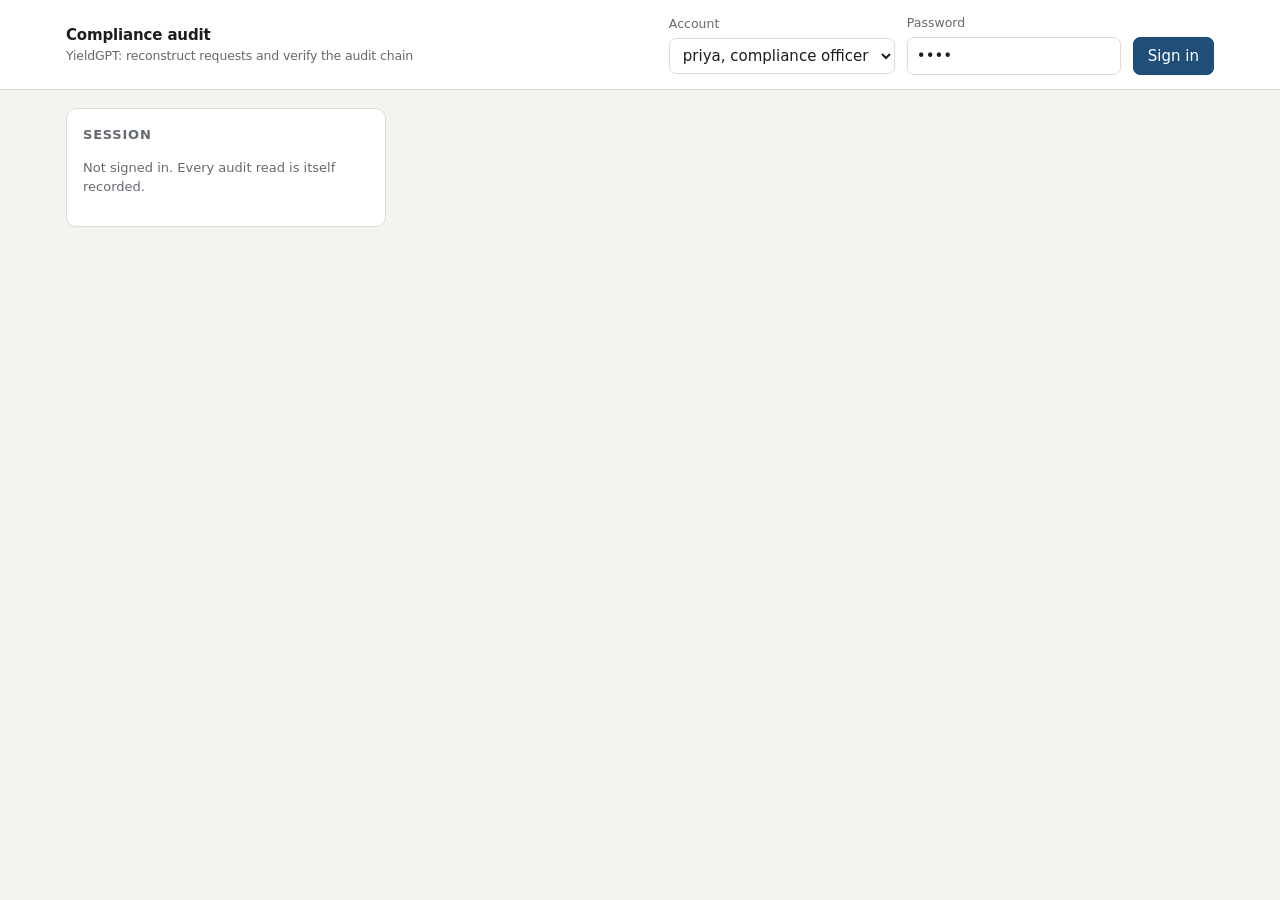
<file: compliance.html>
<!doctype html>
<html lang="en">
<head>
<meta charset="utf-8">
<meta name="viewport" content="width=device-width, initial-scale=1">
<title>Compliance audit</title>
<style>
  :root {
    --bg:#f4f3ef; --panel:#ffffff; --ink:#1b1d1f; --muted:#646a70; --line:#dcdad3; --soft:#eeece6;
    --accent:#1f4e79; --ok:#1d6b3a; --ok-bg:#e3f1e7; --bad:#a3231b; --bad-bg:#f8e3e1; --warn:#8a5a00; --warn-bg:#f8eed8;
    --mono: ui-monospace, "SF Mono", Menlo, Consolas, monospace;
  }
  @media (prefers-color-scheme: dark) {
    :root { --bg:#141517; --panel:#1c1e21; --ink:#e8e8e6; --muted:#9aa0a6; --line:#2e3135; --soft:#24272b;
            --accent:#8ab4e8; --ok:#7fcf98; --ok-bg:#16301f; --bad:#f09a92; --bad-bg:#3a1c1a; --warn:#e8c16f; --warn-bg:#3a2e14; }
  }
  * { box-sizing: border-box; }
  body { margin:0; background:var(--bg); color:var(--ink); font:15px/1.5 system-ui, -apple-system, "Segoe UI", sans-serif; }
  header { border-bottom:1px solid var(--line); background:var(--panel); }
  .bar { max-width:1180px; margin:0 auto; padding:14px 16px; display:flex; gap:12px; align-items:center; flex-wrap:wrap; }
  .brand { font-weight:650; letter-spacing:-.01em; margin-right:auto; }
  .brand small { display:block; font-weight:400; color:var(--muted); font-size:12.5px; }
  main { max-width:1180px; margin:0 auto; padding:18px 16px 48px; display:grid; grid-template-columns:320px 1fr; gap:18px; align-items:start; }
  @media (max-width: 860px) { main { grid-template-columns:1fr; } }
  section.card { background:var(--panel); border:1px solid var(--line); border-radius:10px; padding:16px; margin-bottom:18px; }
  h2 { font-size:13px; text-transform:uppercase; letter-spacing:.06em; color:var(--muted); margin:0 0 12px; font-weight:600; }
  label { display:block; font-size:12.5px; color:var(--muted); margin-bottom:4px; }
  input, select, button { font:inherit; color:var(--ink); }
  input, select { width:100%; padding:7px 9px; border:1px solid var(--line); border-radius:7px; background:var(--panel); }
  input:focus-visible, select:focus-visible, button:focus-visible, summary:focus-visible { outline:2px solid var(--accent); outline-offset:1px; }
  button { padding:7px 14px; border-radius:7px; border:1px solid var(--accent); background:var(--accent); color:#fff; cursor:pointer; }
  @media (prefers-color-scheme: dark) { button { color:#10233a; } }
  button.quiet { background:transparent; color:var(--accent); }
  button:disabled { opacity:.5; cursor:default; }
  .grid { display:grid; grid-template-columns:repeat(auto-fit, minmax(170px, 1fr)); gap:10px 12px; }
  .row { display:flex; gap:8px; flex-wrap:wrap; align-items:end; }
  .row > div { flex:1; min-width:140px; }
  .actions { display:flex; gap:8px; margin-top:12px; }
  .muted { color:var(--muted); font-size:13px; }
  .mono { font-family:var(--mono); font-size:12.5px; overflow-wrap:anywhere; }
  .hidden { display:none !important; }
  .status { border-radius:8px; padding:12px; margin-bottom:12px; }
  .status b { font-size:17px; display:block; }
  .s-verified { background:var(--ok-bg); color:var(--ok); }
  .s-failed { background:var(--bad-bg); color:var(--bad); }
  .s-unverifiable { background:var(--warn-bg); color:var(--warn); }
  dl { display:grid; grid-template-columns:auto 1fr; gap:4px 12px; margin:0; font-size:13.5px; }
  dt { color:var(--muted); } dd { margin:0; }
  .chip { display:inline-block; font-size:12px; padding:1px 8px; border-radius:999px; background:var(--soft); border:1px solid var(--line); margin:0 4px 4px 0; }
  .chip.ok { background:var(--ok-bg); color:var(--ok); border-color:transparent; }
  .chip.bad { background:var(--bad-bg); color:var(--bad); border-color:transparent; }
  .chip.warn { background:var(--warn-bg); color:var(--warn); border-color:transparent; }
  .story { border:1px solid var(--line); border-radius:9px; padding:14px; margin-top:12px; }
  .story-head { display:flex; flex-wrap:wrap; gap:6px 12px; align-items:baseline; }
  .story-head strong { font-size:15px; }
  blockquote { margin:10px 0; padding:8px 12px; border-left:3px solid var(--accent); background:var(--soft); border-radius:0 6px 6px 0; }
  .answer { white-space:pre-wrap; font-size:14px; margin:6px 0 0; }
  details { margin-top:10px; } summary { cursor:pointer; font-size:13.5px; color:var(--accent); }
  .table-wrap { overflow-x:auto; }
  table { width:100%; border-collapse:collapse; font-size:12.5px; margin-top:6px; }
  th, td { text-align:left; padding:5px 7px; border-bottom:1px solid var(--line); vertical-align:top; }
  th { color:var(--muted); font-weight:600; }
  td.mono { white-space:nowrap; overflow-wrap:normal; }
  .allowed { color:var(--ok); } .denied { color:var(--bad); } .unavailable { color:var(--warn); }
  .empty { color:var(--muted); padding:18px 0 6px; }
  .error { color:var(--bad); font-size:13.5px; }
</style>
</head>
<body>
<header>
  <div class="bar">
    <div class="brand">Compliance audit<small>YieldGPT: reconstruct requests and verify the audit chain</small></div>
    <div><label for="user">Account</label>
      <select id="user">
        <option value="priya">priya, compliance officer</option>
        <option value="dana">dana, platform admin</option>
        <option value="jdoe">jdoe, backend engineer</option>
      </select></div>
    <div><label for="pw">Password</label><input id="pw" type="password" value="demo" autocomplete="current-password"></div>
    <button id="signin" style="align-self:end">Sign in</button>
  </div>
</header>
<main>
  <div>
    <section class="card">
      <h2>Session</h2>
      <p id="who" class="muted">Not signed in. Every audit read is itself recorded.</p>
    </section>
    <section class="card hidden" id="integrityCard">
      <h2>Audit chain integrity</h2>
      <div id="verifyOut" aria-live="polite"><p class="muted">Run the verifier to compare the audit log with its protected checkpoints.</p></div>
      <button id="verifyBtn">Run verifier</button>
    </section>
    <section class="card hidden" id="pseudoCard">
      <h2>Resolve a pseudonym</h2>
      <label for="pseudo">Pseudonym shown to administrators</label>
      <input id="pseudo" placeholder="user-3f2a9c01de" class="mono">
      <div class="actions"><button id="pseudoBtn">Resolve</button></div>
      <p id="pseudoOut" class="muted" aria-live="polite"></p>
    </section>
  </div>
  <div>
    <section class="card hidden" id="searchCard">
      <h2>Find requests</h2>
      <label for="nl">Question (optional, plain English)</label>
      <input id="nl" placeholder="everything user 'jdoe' accessed in 'payment-gateway' last 30 days">
      <div class="grid" style="margin-top:10px">
        <div><label for="f-actor">Actor</label><input id="f-actor" placeholder="jdoe"></div>
        <div><label for="f-platform">Platform</label>
          <select id="f-platform"><option value="">Any</option><option>confluence</option><option>jira</option><option>slack</option><option>gdrive</option></select></div>
        <div><label for="f-doc">Document</label><input id="f-doc" class="mono" placeholder="jira:MIG-1"></div>
        <div><label for="f-decision">Decision</label>
          <select id="f-decision"><option value="">Any</option><option>allowed</option><option>denied</option><option>unavailable</option></select></div>
        <div><label for="f-since">From</label><input id="f-since" type="datetime-local"></div>
        <div><label for="f-until">To</label><input id="f-until" type="datetime-local"></div>
        <div><label for="f-qid">Query ID</label><input id="f-qid" class="mono"></div>
      </div>
      <div class="actions"><button id="searchBtn">Search</button><button class="quiet" id="clearBtn">Clear</button></div>
      <div id="results" aria-live="polite"></div>
    </section>
    <section class="card hidden" id="metaCard">
      <h2>Operational events (metadata only)</h2>
      <p class="muted">Administrators see event types, times, outcomes and pseudonymised actors. Questions, answers, document identifiers and reasons are not available in this scope.</p>
      <div class="row"><div><label for="sev">Severity</label>
        <select id="sev"><option value="">All</option><option>alert</option><option>warning</option><option>info</option></select></div>
        <button id="eventsBtn" style="flex:0">Load</button></div>
      <div id="eventsOut" class="table-wrap"></div>
    </section>
    <section class="card hidden" id="noAccess">
      <h2>No audit access</h2>
      <p>This account has no audit rights. The attempt to open the audit trail has been recorded.</p>
    </section>
  </div>
</main>
<script>
let token = null;
const $ = id => document.getElementById(id);
const esc = s => String(s ?? "").replace(/[&<>"']/g, c => ({"&":"&amp;","<":"&lt;",">":"&gt;",'"':"&quot;","'":"&#39;"}[c]));
const when = ts => ts ? new Date(ts * 1000).toLocaleString() : "";
const epoch = v => v ? new Date(v).getTime() / 1000 : null;

async function api(path, opts = {}) {
  const r = await fetch(path, { ...opts, headers: { "Content-Type": "application/json", ...(token ? { Authorization: "Bearer " + token } : {}) } });
  const j = await r.json().catch(() => ({}));
  if (!r.ok) throw new Error(j.detail || `HTTP ${r.status}`);
  return j;
}

async function signIn() {
  try {
    const j = await api("/api/login", { method: "POST", body: JSON.stringify({ username: $("user").value, password: $("pw").value }) });
    token = j.token;
    const full = j.user.rights.includes("audit"), meta = j.user.rights.includes("audit_meta");
    $("who").innerHTML = `${esc(j.user.name)}, ${esc(j.user.title)}<br><span class="chip ${full ? "ok" : meta ? "warn" : "bad"}">${full ? "Full audit access" : meta ? "Metadata only" : "No audit access"}</span>`;
    ["integrityCard"].forEach(id => $(id).classList.toggle("hidden", !(full || meta)));
    ["searchCard", "pseudoCard"].forEach(id => $(id).classList.toggle("hidden", !full));
    $("metaCard").classList.toggle("hidden", !meta || full);
    $("noAccess").classList.toggle("hidden", full || meta);
    ["results", "eventsOut", "pseudoOut"].forEach(id => $(id).innerHTML = "");
    $("verifyOut").innerHTML = '<p class="muted">Run the verifier to compare the audit log with its protected checkpoints.</p>';
    if (!full && !meta) api("/api/audit/events?limit=1").catch(() => {});   // recorded as audit_access_denied
  } catch (e) { $("who").innerHTML = `<span class="error">${esc(e.message)}</span>`; }
}

const ASSURANCE = {
  independent_worm: ["ok", "Independent WORM store (S3 Object Lock, compliance mode)"],
  local_only: ["warn", "Local file only: not independent of the application"],
  unprotected_bucket: ["warn", "S3 bucket without a compliance-mode lock"],
};
const STATUS = {
  verified: "Verified", failed: "Tampering detected", unverifiable: "Cannot be verified",
};

async function verify() {
  $("verifyBtn").disabled = true;
  try {
    const r = await api("/api/audit/verify");
    const [tone, text] = ASSURANCE[r.assurance] || ["warn", "Unknown"];
    const tail = r.uncheckpointed_rows > 0
      ? `<span class="chip warn">${r.uncheckpointed_rows} newer rows not yet checkpointed</span>` : `<span class="chip ok">No uncheckpointed rows</span>`;
    $("verifyOut").innerHTML = `
      <div class="status s-${esc(r.status)}"><b>${STATUS[r.status] || esc(r.status)}</b>
        ${r.problem ? `${esc(r.problem)}${r.at_id ? ` at row ${esc(r.at_id)}` : ""}` : r.fully_verified ? "Every row is covered by an independent checkpoint." : "Verified up to the last protected checkpoint."}</div>
      <dl>
        <dt>Rows</dt><dd>${esc(r.rows)}</dd>
        <dt>Verified through</dt><dd>row ${esc(r.verified_through)}</dd>
        <dt>Tail</dt><dd>${r.status === "verified" ? tail : "—"}</dd>
        <dt>Checkpoints</dt><dd>${esc(r.anchors_checked)} in ${esc(r.checkpoint_store || "—")}</dd>
        <dt>Assurance</dt><dd>${r.assurance ? `<span class="chip ${tone}">${esc(text)}</span>` : "—"}</dd>
        <dt>Sealed text</dt><dd>${esc(r.content.ok)} intact, ${esc(r.content.redacted)} redacted by retention, ${esc(r.content.unchecked)} not checked</dd>
        <dt>Checked</dt><dd>${esc(when(r.checked_at))}</dd>
      </dl>`;
  } catch (e) { $("verifyOut").innerHTML = `<p class="error">${esc(e.message)}</p>`; }
  $("verifyBtn").disabled = false;
}

const deliveryTone = { delivered: "ok", withheld: "bad", failed: "bad", delivery_failed: "bad", abandoned: "warn", unconfirmed: "warn" };

function story(s) {
  const decisions = s.decisions.map(d => `<tr><td>${esc(d.stage)}${d.phase ? ` / ${esc(d.phase)}` : ""}${d.attempt ? ` #${esc(d.attempt)}` : ""}</td>
    <td class="mono">${esc(d.doc_uid)}</td><td class="${esc(d.decision)}">${esc(d.decision)}</td><td class="mono">${esc(d.reason_code)}</td>
    <td>${esc(d.reason)}</td><td class="mono">${esc(d.resource_version)}</td><td class="mono">${esc(d.platform_account)}</td></tr>`).join("");
  const context = s.context_sent.map(a => `<div><span class="muted">Attempt ${esc(a.attempt)}:</span> ${(a.docs || []).map(d =>
    `<span class="chip mono">${esc(d.uid)} @ ${esc(d.version)}</span>`).join("") || '<span class="muted">nothing sent</span>'}</div>`).join("");
  const discarded = s.discarded.map(d => `<div><span class="muted">Attempt ${esc(d.attempt)} discarded; revoked:</span> ${(d.revoked || []).map(u => `<span class="chip bad mono">${esc(u)}</span>`).join("")}
    <div class="answer">${esc(d.answer)}</div></div>`).join("");
  return `<article class="story">
    <div class="story-head"><strong>${esc(s.actor)}</strong><span class="muted">${esc(when(s.ts))}</span>
      <span class="chip">${esc(s.release)}</span><span class="chip ${deliveryTone[s.delivery] || ""}">delivery: ${esc(s.delivery)}</span>
      ${s.generation ? `<span class="chip">mode: ${esc(s.generation.mode)}</span>` : ""}</div>
    <div class="muted mono">query ${esc(s.query_id)}${s.request_id ? ` · request ${esc(s.request_id)}` : ""}</div>
    <blockquote>${esc(s.question) || '<span class="muted">question not recorded</span>'}</blockquote>
    <div class="muted">Answer returned</div><div class="answer">${esc(s.answer) || "—"}</div>
    <div style="margin-top:8px">${(s.cited || []).map(u => `<span class="chip ok mono">${esc(u)}</span>`).join("")}</div>
    <details><summary>Versions sent to the model (${s.context_sent.length} attempt${s.context_sent.length === 1 ? "" : "s"})</summary>${context || '<p class="muted">No context assembled.</p>'}
      ${s.permitted_not_sent.length ? `<div style="margin-top:6px"><span class="muted">Permitted but not sent:</span> ${s.permitted_not_sent.map(u => `<span class="chip mono">${esc(u)}</span>`).join("")}</div>` : ""}</details>
    <details><summary>Authorization decisions (${s.decisions.length})</summary><div class="table-wrap"><table>
      <tr><th>Stage</th><th>Document</th><th>Decision</th><th>Code</th><th>Reason</th><th>Version</th><th>Account</th></tr>${decisions}</table></div></details>
    ${discarded ? `<details><summary>Discarded drafts (${s.discarded.length})</summary>${discarded}</details>` : ""}
  </article>`;
}

async function search() {
  const body = { question: $("nl").value || null, actor: $("f-actor").value || null, platform: $("f-platform").value || null,
    doc_uid: $("f-doc").value || null, decision: $("f-decision").value || null, query_id: $("f-qid").value || null,
    since: epoch($("f-since").value), until: epoch($("f-until").value) };
  $("results").innerHTML = '<p class="muted">Searching…</p>';
  try {
    const j = await api("/api/compliance/requests", { method: "POST", body: JSON.stringify(body) });
    const filters = Object.entries(j.filters).map(([k, v]) => `<span class="chip mono">${esc(k)}=${esc(k === "since" || k === "until" ? when(v) : v)}</span>`).join("");
    $("results").innerHTML = `<p class="muted" style="margin-top:12px">${j.results.length} request${j.results.length === 1 ? "" : "s"} ${filters}</p>`
      + (j.results.map(story).join("") || '<p class="empty">No recorded requests match these filters.</p>');
  } catch (e) { $("results").innerHTML = `<p class="error">${esc(e.message)}</p>`; }
}

async function events() {
  try {
    const sev = $("sev").value;
    const j = await api(`/api/audit/events?limit=100${sev ? "&severity=" + sev : ""}`);
    $("eventsOut").innerHTML = `<table><tr><th>Time</th><th>Actor</th><th>Event</th><th>Severity</th><th>Platform</th><th>Decision</th></tr>${j.events.map(e =>
      `<tr><td>${esc(when(e.ts))}</td><td class="mono">${esc(e.actor)}</td><td>${esc(e.event)}</td><td>${esc(e.severity)}</td><td>${esc(e.platform)}</td><td class="${esc(e.decision)}">${esc(e.decision)}</td></tr>`).join("")}</table>`;
  } catch (e) { $("eventsOut").innerHTML = `<p class="error">${esc(e.message)}</p>`; }
}

async function resolvePseudonym() {
  try {
    const j = await api("/api/audit/pseudonym", { method: "POST", body: JSON.stringify({ pseudonym: $("pseudo").value.trim() }) });
    $("pseudoOut").textContent = j.actor ? `${j.pseudonym} is ${j.actor}. This lookup was recorded.` : "No matching account. This lookup was recorded.";
  } catch (e) { $("pseudoOut").innerHTML = `<span class="error">${esc(e.message)}</span>`; }
}

$("signin").onclick = signIn;
$("verifyBtn").onclick = verify;
$("searchBtn").onclick = search;
$("eventsBtn").onclick = events;
$("pseudoBtn").onclick = resolvePseudonym;
$("clearBtn").onclick = () => { document.querySelectorAll("#searchCard input, #searchCard select").forEach(el => el.value = ""); $("results").innerHTML = ""; };
$("nl").addEventListener("keydown", e => { if (e.key === "Enter") search(); });
</script>
</body>
</html>
</file>
